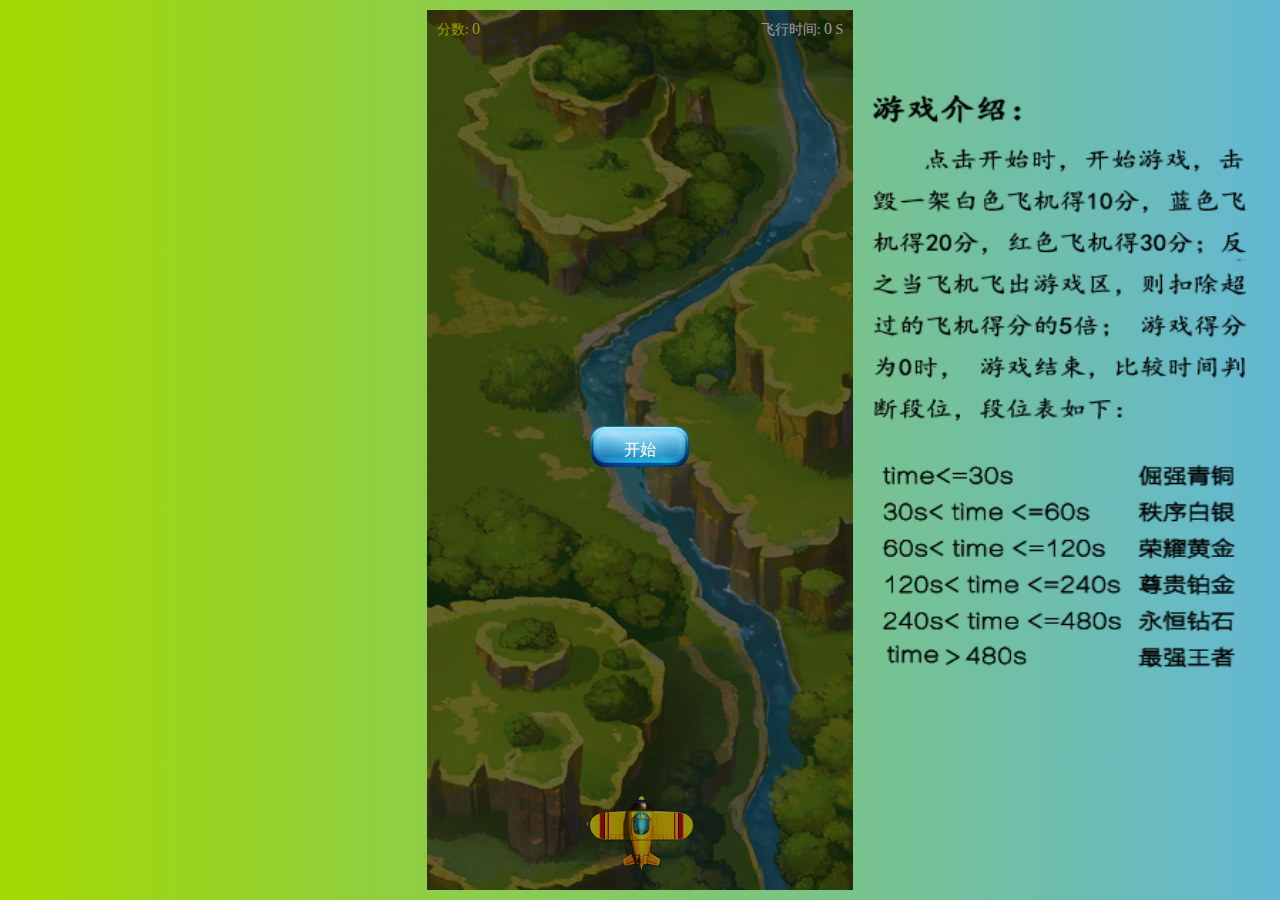
<file: index.html>
<!DOCTYPE html>
<html lang="en">
<head>
    <meta charset="UTF-8">
    <meta http-equiv="X-UA-Compatible" content="IE=edge">
    <meta name="viewport" content="width=device-width, initial-scale=1.0">
    <title>浩浩的Aircraft War</title>
    <link rel="icon" harf="https://tse4-mm.cn.bing.net/th/id/OIP-C.5FDg83kO_mY_-gMTDdWUTAHaHa?pid=ImgDet&rs=1">
    <link rel="stylesheet" href="index.css">
    <script src="index.js"></script>
</head>
<body>
    <div class="gameBody">
        <div class="gameRule">
        </div>
        <div class="gameArea">
            <div class="gameScore">
                <span>分数:</span>
                <span class="scoreNum">0</span>
            </div>
            <div class="gameTime">
                <span>飞行时间:</span>
                <span class="timeNum">0</span>
                <span>S</span>
            </div>
            <div class="myAircraft" id="myAircraft"></div>
            <!-- <div class="enemyAircraft e1" id="myAircrafte1"></div>
            <div class="enemyAircraft e2" id="myAircrafte2"></div>
            <div class="enemyAircraft e3" id="myAircrafte3"></div>
            <div class="bullet" id="bullet"></div> -->
            <div class="shadow">
                <div onclick="startGame()" class="gamebtn">开始</div>
                <div class="shadowCenter">
                    <div class="flyTime">飞行时间</div>
                    <div class="flyTimeNum">0</div>
                    <div class="rank">最强王者</div>
                    <div onclick="startGame()" class="gamebtn">重新开始</div>
                </div>
            </div>
        </div>  
    </div>
</body>
</html>
</file>
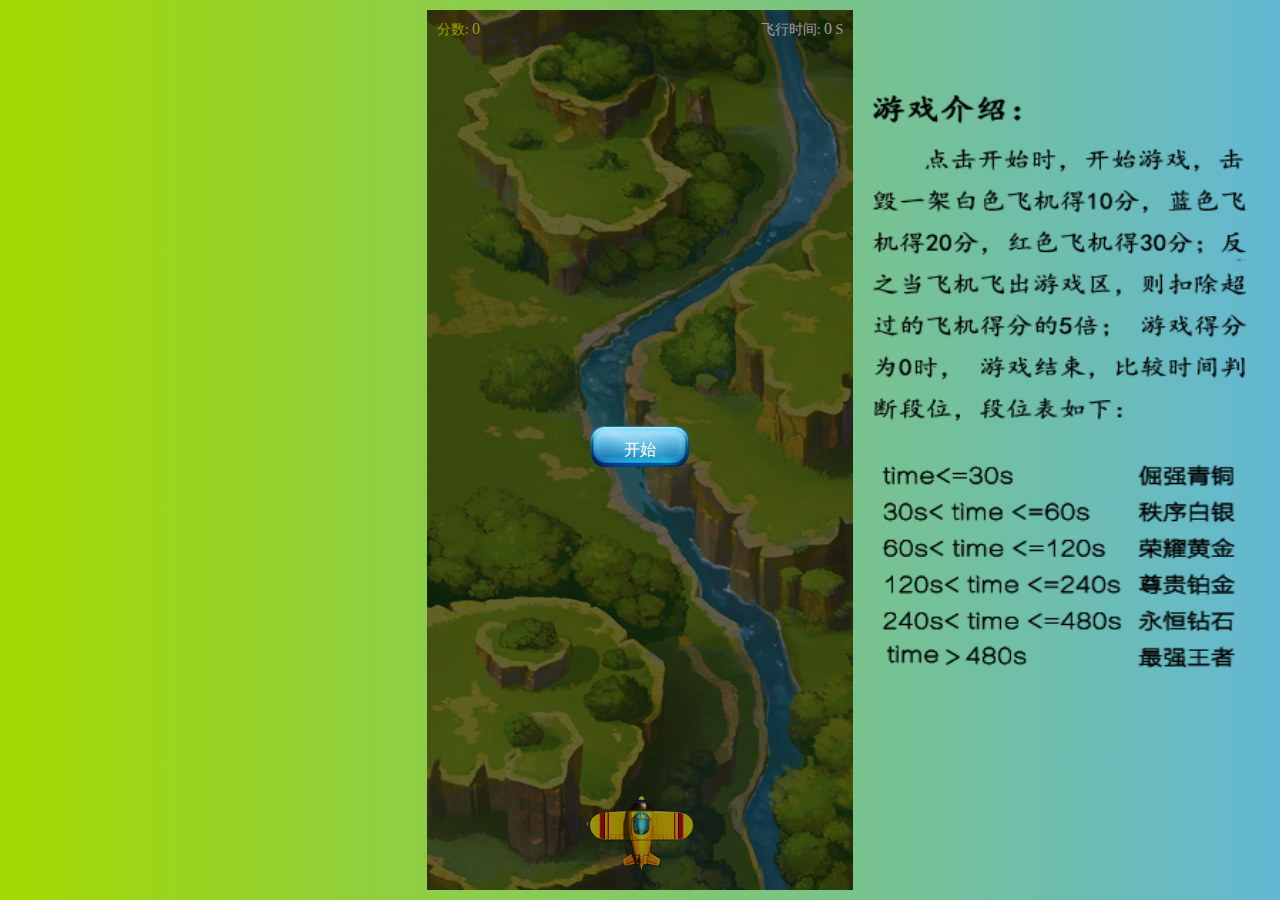
<file: AircraftWar(方法一)/index.html>
<!DOCTYPE html>
<html lang="en">
<head>
    <meta charset="UTF-8">
    <meta http-equiv="X-UA-Compatible" content="IE=edge">
    <meta name="viewport" content="width=device-width, initial-scale=1.0">
    <title>Aircraft War</title>
    <link rel="stylesheet" href="./index.css">
    <script src="./index.js"></script>
</head>
<body>
    <div class="gameBody">
        <div class="gameRule">
        </div>
        <div class="gameArea">
            <div class="gameScore">
                <span>分数:</span>
                <span class="scoreNum">0</span>
            </div>
            <div class="gameTime">
                <span>飞行时间:</span>
                <span class="timeNum">0</span>
                <span>S</span>
            </div>
            <div class="myAircraft" id="myAircraft"></div>
            <!-- <div class="enemyAircraft e1" id="myAircrafte1"></div>
            <div class="enemyAircraft e2" id="myAircrafte2"></div>
            <div class="enemyAircraft e3" id="myAircrafte3"></div>
            <div class="bullet" id="bullet"></div> -->
            <div class="shadow">
                <div onclick="startGame()" class="gamebtn">开始</div>
                <div class="shadowCenter">
                    <div class="flyTime">飞行时间</div>
                    <div class="flyTimeNum">0</div>
                    <div class="rank">最强王者</div>
                    <div onclick="startGame()" class="gamebtn">重新开始</div>
                </div>
            </div>
        </div>  
    </div>
</body>
</html>
</file>
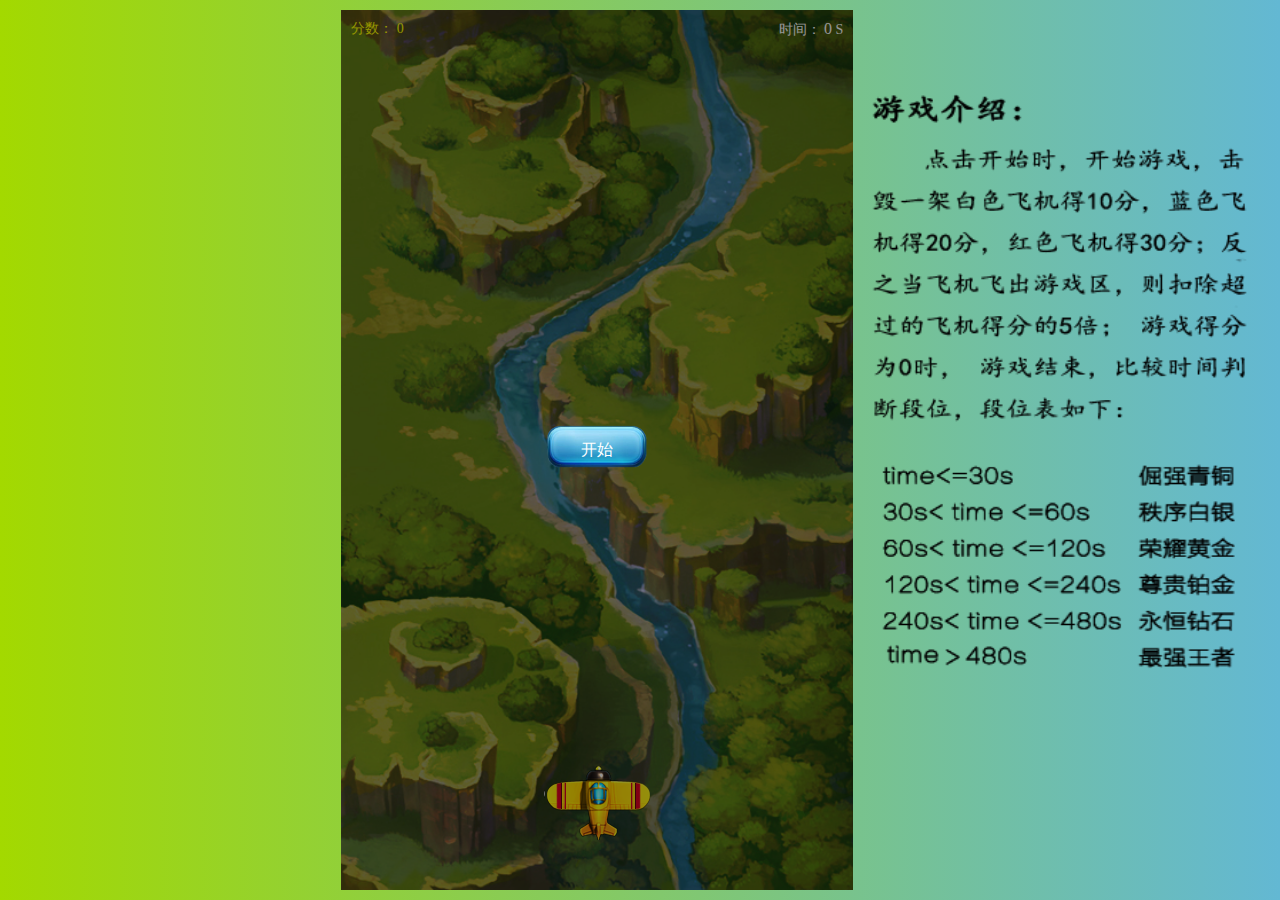
<file: part/index.html>
<!DOCTYPE html>
<html lang="en">
<head>
    <meta charset="UTF-8">
    <meta http-equiv="X-UA-Compatible" content="IE=edge">
    <meta name="viewport" content="width=device-width, initial-scale=1.0">
    <title>Document</title>
    <link rel="stylesheet" href="fjdz.css">
    <script src="fjdz4.js"></script>
</head>

<body>
     <div class="gameBody">
         <div class="gameRule"></div>
         <div class="gameArea">
             <div class="gameScore">
                 <span>分数：</span>
                 <span class="scoreNum">0</span>
             </div>
             <div class="gameTime">
                 <span>时间：</span>
                 <span class="timeNum">0</span>
                 <span >S</span>
             </div>

             <div class="myplane"></div>
             <!-- <div class="Bullet"></div> -->

            <!-- <div class="enemyplane e1" id="myplanee1"></div>
            <div class="enemyplane e2" id="myplanee2"></div>
            <div class="enemyplane e3" id="myplanee3"></div> -->

             <div class="shadow">
                 <div class="gamebtn" onclick="startGame()">开始</div>
                 <div class="shadowCenter">
                    <div class="flyTime">飞行时间</div>
                    <div class="flyTimeNum">0</div>
                    <div class="rank">最强王者</div>
                    <div onclick="startGame()" class="gamebtn">重新开始</div>
                 </div>
             </div>
         </div>
     </div>
</body>
</file>
<file: index.css>
html,body{
    margin: 0px;
    width: 100%;
    height: 100%;
    font-family: KaiTi;
}
.gameBody{
    width: 100%;
    height: 100%;
    background:linear-gradient(to right,#A3D900,#63B8D3);
}
.gameArea{
    width: calc(100%/3);
    height: calc(100% - 20px);
    background: url(./image/bg.jpg) no-repeat;
    background-size: cover;
    position: relative;
    margin-top: 10px;
    margin-bottom: 10px;
    float: right;
    overflow: hidden;
}
.gameRule{
    width: calc(100%/3);
    height: calc(100% - 40px);
    background: url(./image/give.png) no-repeat;
    background-size: contain;
    position: relative;
    float: right;
}
.gameScore{
    color: yellow;
    font-size: 14px;
    margin: 10px;
    float: left;
}
.scoreNum{
    font-size: 16px;
}
.gameTime{
    color:white;
    font-size: 14px;
    margin: 10px;
    float: right;
}
.timeNum{
    font-size: 16px;
}
.myAircraft{
    width: 106px;
    height: 76px;
    background:url(./image/me.png) no-repeat;
    background-size: contain;
    position: absolute;
    bottom: 20px;
    left: calc(50% - 53px);
    pointer-events: none;
}
.enemyAircraft{
    width: 110px;
    height: 80px;
    position: absolute;
    pointer-events: none;
}
.e1{
    background:url(./image/e1.png) no-repeat;
    background-size: contain;
    left: 10px;
}
.e2{
    background:url(./image/e2.png) no-repeat;
    background-size: contain;
    left: 130px;
}
.e3{
    background:url(./image/e3.png) no-repeat;
    background-size: contain;
    left: 260px;
}
.bullet{
    width: 10px;
    height: 35px;
    background: url(./image/b.png) no-repeat;
    background-size: contain;
    top: 400px;
    left: 100px;
    position: absolute;
}
.shadow{
    width: 100%;
    height: 100%;
    background-color: rgba(0, 0, 0, 0.4);
    position: absolute;
    top: 0px;
    left: 0px;
    display: flex;
    justify-content: center;
    align-items: center;

}
.gamebtn{
    width: 100px;
    height: 50px;
    background:url(./image/play.png) no-repeat;
    background-size: contain;
    color: white;
    line-height: 50px;
    margin: 0 auto;
    text-align: center;
    cursor: pointer;
}
.shadowCenter{
    width: 200px;
    height: 200px;
    background-color: rgba(255, 255, 255, 0.4);
    border-radius: 25px;
    flex-direction: column;
    justify-content: space-around;
    display: none;
}
.flyTime {
    margin: 0 auto;
    font-size: 30px;
    color: yellow;
    font-weight: bold;
    -webkit-text-stroke: 0.6px black;
}

.flyTimeNum {
    margin: 0 auto;
    font-size: 60px;
    color: #00cd00;
    -webkit-text-stroke: 0.6px yellow;
}

.rank {
    margin: 0 auto;
    font-size: 20px;
    color: #a759d4;
}
</file>
<file: AircraftWar(方法一)/index.css>
html,body{
    margin: 0px;
    width: 100%;
    height: 100%;
    font-family: KaiTi;
}
.gameBody{
    width: 100%;
    height: 100%;
    background:linear-gradient(to right,#A3D900,#63B8D3);
}
.gameArea{
    width: calc(100%/3);
    height: calc(100% - 20px);
    background: url(./image/bg.jpg) no-repeat;
    background-size: cover;
    position: relative;
    margin-top: 10px;
    margin-bottom: 10px;
    float: right;
    overflow: hidden;
}
.gameRule{
    width: calc(100%/3);
    height: calc(100% - 40px);
    background: url(./image/give.png) no-repeat;
    background-size: contain;
    position: relative;
    float: right;
}
.gameScore{
    color: yellow;
    font-size: 14px;
    margin: 10px;
    float: left;
}
.scoreNum{
    font-size: 16px;
}
.gameTime{
    color:white;
    font-size: 14px;
    margin: 10px;
    float: right;
}
.timeNum{
    font-size: 16px;
}
.myAircraft{
    width: 106px;
    height: 76px;
    background:url(./image/me.png) no-repeat;
    background-size: contain;
    position: absolute;
    bottom: 20px;
    left: calc(50% - 53px);
    pointer-events: none;
}
.enemyAircraft{
    width: 110px;
    height: 80px;
    position: absolute;
    pointer-events: none;
}
.e1{
    background:url(./image/e1.png) no-repeat;
    background-size: contain;
    left: 10px;
}
.e2{
    background:url(./image/e2.png) no-repeat;
    background-size: contain;
    left: 130px;
}
.e3{
    background:url(./image/e3.png) no-repeat;
    background-size: contain;
    left: 260px;
}
.bullet{
    width: 10px;
    height: 35px;
    background: url(./image/b.png) no-repeat;
    background-size: contain;
    top: 400px;
    left: 100px;
    position: absolute;
}
.shadow{
    width: 100%;
    height: 100%;
    background-color: rgba(0, 0, 0, 0.4);
    position: absolute;
    top: 0px;
    left: 0px;
    display: flex;
    justify-content: center;
    align-items: center;

}
.gamebtn{
    width: 100px;
    height: 50px;
    background:url(./image/play.png) no-repeat;
    background-size: contain;
    color: white;
    line-height: 50px;
    margin: 0 auto;
    text-align: center;
    cursor: pointer;
}
.shadowCenter{
    width: 200px;
    height: 200px;
    background-color: rgba(255, 255, 255, 0.4);
    border-radius: 25px;
    flex-direction: column;
    justify-content: space-around;
    display: none;
}
.flyTime {
    margin: 0 auto;
    font-size: 30px;
    color: yellow;
    font-weight: bold;
    -webkit-text-stroke: 0.6px black;
}

.flyTimeNum {
    margin: 0 auto;
    font-size: 60px;
    color: #00cd00;
    -webkit-text-stroke: 0.6px yellow;
}

.rank {
    margin: 0 auto;
    font-size: 20px;
    color: #a759d4;
}
</file>
<file: part/fjdz.css>
html,body{
    margin: 0px;
    width: 100%;
    height: 100%;
    font-family: KaiTi;
}


.gameBody{
    width: 100%;
    height: 100%;
    background: linear-gradient(to right,#A3D900,#63B8D3);
}

.gameRule{
    width: calc(100% / 3);
    height: calc(100% - 60px);
    float: right;
    background: url(../image/give.png) no-repeat;
    background-size: contain;
}


.gameArea{
    overflow: hidden;
    width: 512px;
    height: calc(100% - 20px);
    background: url(../image/bg.jpg) no-repeat;
    background-size: cover;
    float: right;
    margin: 10px 0px;
    position: relative;
}


.gameScore{
    font-size: 14px;
    color: yellow;
    margin: 10px;
    float: left;
}


.scrol{
    font-size: 16px;
}


.gameTime{
    font-size: 14px;
    color: white;
    margin: 10px;
    float: right;
}

.timeNum{
    font-size: 16px;
}


.myplane{
    /* z-index: 100; */
    width: 106px;
    height: 76px;
    background: url(../image/me.png) no-repeat;
    background-size: contain;
    position: absolute;
    left: calc(50% - 53px);
    bottom: 50px;
    pointer-events: none;
}


.shadow{
    width: 100%;
    height: 100%;
    background-color: rgba(0, 0, 0, 0.416);
    position: absolute;
    top: 0px;
    left: 0px;
    display: flex;
    align-items: center;
    justify-content: center;
}


.gamebtn{
    width: 100px;
    height: 50px;
    background: url(../image/play.png) no-repeat;
    background-size: contain;
    color: white;
    /* position: absolute;
    left: calc(50% - 50px);
    top: calc(50% - 25px); */
    margin: 0 auto;
    line-height: 50px;
    text-align: center;
    cursor: pointer;
}


.Bullet{
    width: 10px;
    height: 35px;
    background: url(../image/b.png) no-repeat;
    background-size: contain;
    position: absolute;
}


.enemyplane{
    width: 110px;
    height: 80px;
    position: absolute;
    pointer-events: none;
}
.e1{
    background:url(../image/e1.png) no-repeat;
    background-size: contain;
    left: 10px;
}
.e2{
    background:url(../image/e2.png) no-repeat;
    background-size: contain;
    left: 130px;
}
.e3{
    background:url(../image/e3.png) no-repeat;
    background-size: contain;
    left: 260px;
}

.shadowCenter{
    width: 200px;
    height: 200px;
    background-color: rgba(255, 255, 255, 0.426);
    border-radius: 25px;
    flex-direction: column;
    justify-content: space-around;
    display: none;
}

.flyTime{
    margin: 0 auto;
    font-size: 30px;
    color: yellow;
    font-weight: bold;
    -webkit-text-stroke: 0.6px black;
}

.flyTimeNum{
    margin: 0 auto;
    font-size: 60px;
    color: #00cd00;
    -webkit-text-stroke: 0.6px yellow;
}

.rank{
    margin: 0 auto;
    font-size: 20px;
    color: #a759d4;
}
</file>
